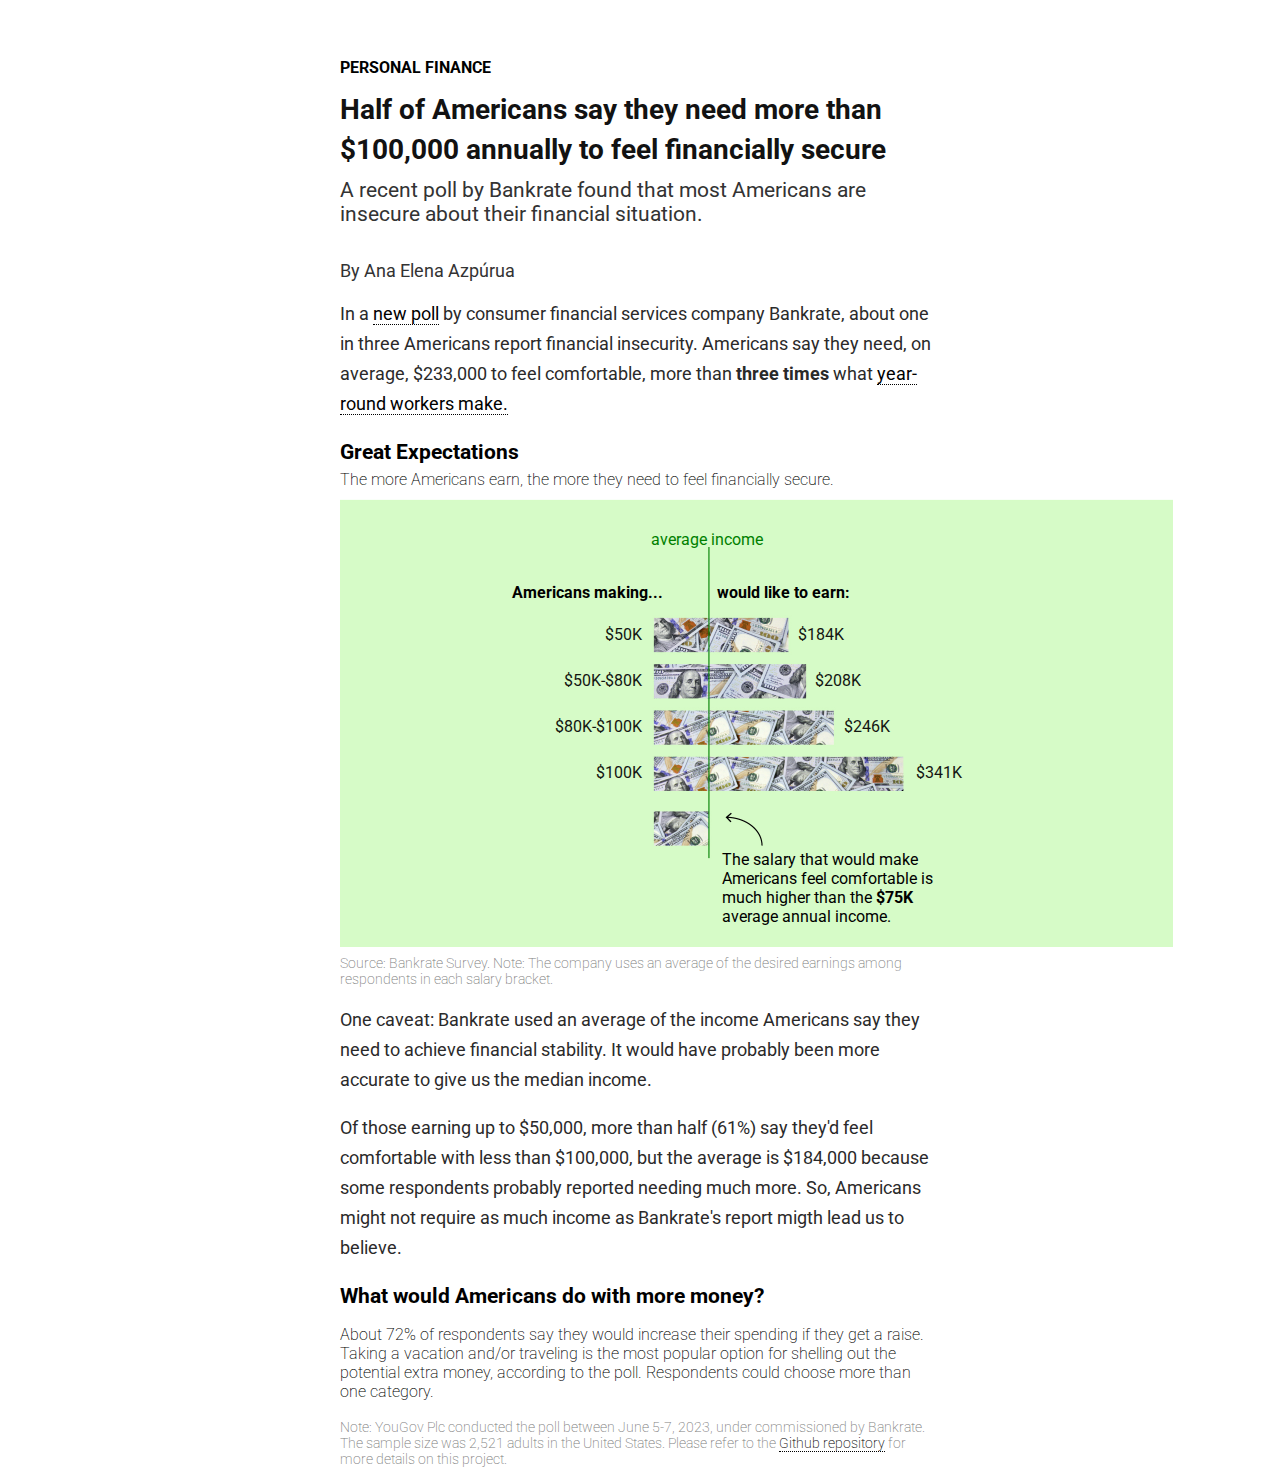
<file: index.html>
<!DOCTYPE html>
<html>
    <head>
        <meta charset="utf-8" />
        <meta name="viewport" content="width=device-width, initial-scale=1" />
        <title>Half of Americans say they need more than $100,000 annually to feel financially secure</title>
        <link rel="stylesheet" href="style.css">
		<link rel="preconnect" href="https://fonts.googleapis.com">
		<link rel="preconnect" href="https://fonts.gstatic.com" crossorigin>
		<link rel="preconnect" href="https://fonts.googleapis.com">
		<link rel="preconnect" href="https://fonts.gstatic.com" crossorigin>
		<link href="https://fonts.googleapis.com/css2?family=Roboto:wght@300;400;700;900&display=swap" rel="stylesheet">
		<meta property="og:title" content="Half of Americans say they need more than $100,000 annually to feel financially secure">
		<meta property="og:description" content="The more Americans earn, the more they need to feel financially secure, according to one poll.">
		<meta property="og:type" content="article">
		<meta property="og:image" content="https://github.com/anaeazpurua/financial-security-poll/blob/main/promo-twitter.png">
		<meta name="twitter:card" content="summary_large_image">
		<meta name="twitter:@anaeazpurua" content="@your_twitter_username">
    </head>
    <body>
        <div class="section">
			<div class="flourish-embed flourish-quiz" data-src="visualisation/14505096"><script src="https://public.flourish.studio/resources/embed.js"></script></div>
            </div>

            <div class="container content">
                <p class="label">Personal finance</p>
                <h1 class="title">Half of Americans say they need more than $100,000 annually to feel financially secure</h1>
                <p class="subhed">A recent poll by Bankrate found that most Americans are insecure about their financial situation.</p>
            </div>
        
             <div class="container content">
                <p class="byline">By <span>Ana Elena Azpúrua</span></p>
                <!--<p class="date">July 23, 2023</p>-->

                <p class="article__text"> In a <a href="https://www.bankrate.com/personal-finance/financial-freedom-survey/">new poll</a> by consumer financial services company Bankrate, about one in three Americans report financial insecurity. Americans say they need, on average, $233,000 to feel comfortable, more than<b> three times</b> what <a href="https://data.census.gov/table?q=earnings&tid=ACSST1Y2021.S2001">year-round workers make.</a> </p>

				
				<h2>Great Expectations</h2>
				<div class="graphic__subhed">The more Americans earn, the more they need to feel financially secure.</div>

<!-- Generated by ai2html v0.117.6 - 2023-07-23 12:18 -->
<!-- ai file: financial_security.ai -->
<style media="screen,print">
	#g-financial_security-box ,
	#g-financial_security-box .g-artboard {
		margin:0 auto;
	}
	#g-financial_security-box p {
		margin:0;
	}
	#g-financial_security-box .g-aiAbs {
		position:absolute;
	}
	#g-financial_security-box .g-aiImg {
		position:absolute;
		top:0;
		display:block;
		width:100% !important;
	}
	#g-financial_security-box .g-aiSymbol {
		position: absolute;
		box-sizing: border-box;
	}
	#g-financial_security-box .g-aiPointText p { white-space: nowrap; }
	#g-financial_security-movil {
		position:relative;
		overflow:hidden;
	}
	#g-financial_security-movil p {
		font-family:Roboto;
		font-weight:400;
		line-height:14px;
		opacity:1;
		letter-spacing:0em;
		font-size:12px;
		text-align:left;
		color:rgb(0,0,0);
		text-transform:none;
		padding-bottom:0;
		padding-top:0;
		mix-blend-mode:normal;
		font-style:normal;
		height:auto;
		position:static;
	}
	#g-financial_security-movil .g-pstyle0 {
		height:14px;
		color:rgb(0,128,0);
	}
	#g-financial_security-movil .g-pstyle1 {
		font-weight:700;
		height:14px;
		text-align:right;
	}
	#g-financial_security-movil .g-pstyle2 {
		font-weight:700;
		height:14px;
	}
	#g-financial_security-movil .g-pstyle3 {
		height:14px;
		opacity:0.91;
		text-align:right;
	}
	#g-financial_security-movil .g-pstyle4 {
		height:14px;
		opacity:0.91;
	}
	#g-financial_security-movil .g-cstyle0 {
		font-weight:700;
	}
	#g-financial_security-movil2 {
		position:relative;
		overflow:hidden;
	}
	#g-financial_security-movil2 p {
		font-family:Roboto;
		font-weight:400;
		line-height:17px;
		opacity:1;
		letter-spacing:0em;
		font-size:14px;
		text-align:left;
		color:rgb(0,0,0);
		text-transform:none;
		padding-bottom:0;
		padding-top:0;
		mix-blend-mode:normal;
		font-style:normal;
		height:auto;
		position:static;
	}
	#g-financial_security-movil2 .g-pstyle0 {
		height:17px;
		color:rgb(0,128,0);
	}
	#g-financial_security-movil2 .g-pstyle1 {
		font-weight:700;
		height:17px;
		text-align:right;
	}
	#g-financial_security-movil2 .g-pstyle2 {
		font-weight:700;
		height:17px;
	}
	#g-financial_security-movil2 .g-pstyle3 {
		height:17px;
		opacity:0.91;
		text-align:right;
	}
	#g-financial_security-movil2 .g-pstyle4 {
		height:17px;
		opacity:0.91;
	}
	#g-financial_security-movil2 .g-cstyle0 {
		font-weight:700;
	}
	#g-financial_security-tableta {
		position:relative;
		overflow:hidden;
	}
	#g-financial_security-tableta p {
		font-family:Roboto;
		font-weight:400;
		line-height:19px;
		opacity:1;
		letter-spacing:0em;
		font-size:16px;
		text-align:left;
		color:rgb(0,0,0);
		text-transform:none;
		padding-bottom:0;
		padding-top:0;
		mix-blend-mode:normal;
		font-style:normal;
		height:auto;
		position:static;
	}
	#g-financial_security-tableta .g-pstyle0 {
		height:19px;
		color:rgb(0,128,0);
	}
	#g-financial_security-tableta .g-pstyle1 {
		font-weight:700;
		height:19px;
	}
	#g-financial_security-tableta .g-pstyle2 {
		font-weight:700;
		height:19px;
		text-align:right;
	}
	#g-financial_security-tableta .g-pstyle3 {
		height:19px;
		opacity:0.91;
		text-align:right;
	}
	#g-financial_security-tableta .g-pstyle4 {
		height:19px;
		opacity:0.91;
	}
	#g-financial_security-tableta .g-cstyle0 {
		font-weight:700;
	}
	#g-financial_security-escritorio {
		position:relative;
		overflow:hidden;
	}
	#g-financial_security-escritorio p {
		font-family:Roboto;
		font-weight:400;
		line-height:19px;
		opacity:1;
		letter-spacing:0em;
		font-size:16px;
		text-align:left;
		color:rgb(0,0,0);
		text-transform:none;
		padding-bottom:0;
		padding-top:0;
		mix-blend-mode:normal;
		font-style:normal;
		height:auto;
		position:static;
	}
	#g-financial_security-escritorio .g-pstyle0 {
		height:19px;
		color:rgb(0,128,0);
	}
	#g-financial_security-escritorio .g-pstyle1 {
		font-weight:700;
		height:19px;
	}
	#g-financial_security-escritorio .g-pstyle2 {
		font-weight:700;
		height:19px;
		text-align:right;
	}
	#g-financial_security-escritorio .g-pstyle3 {
		height:19px;
		opacity:0.91;
		text-align:right;
	}
	#g-financial_security-escritorio .g-pstyle4 {
		height:19px;
		opacity:0.91;
	}
	#g-financial_security-escritorio .g-cstyle0 {
		font-weight:700;
	}

	/* Custom CSS */
	div.teads-inread.teads-display,
.teads-inread, .teads-inboard {
   display: none !important;
} 
#financial_security_main_container{
	margin: 0px auto;
    	overflow: visible;
    	width: 100%;
	max-width:1220px;
	min-width:280px;
    	padding: 5px 0;
	font-family:'Roboto','sans serif';
	font-weight:400;
}
#g-financial_security-movil {
	display:block;
}
#g-financial_security-superescritorio,
#g-financial_security-escritorio,
#g-financial_security-tableta,
#g-financial_security-movil2{ 
	display:none;
}
@media (min-width:375px) {
	#g-financial_security-movil{
		display: none;
	}
	#g-financial_security-movil2{
		display:block;
	}
}
@media (min-width:768px) {
	#g-financial_security-movil2{
		display: none;
	}
	#g-financial_security-tableta{
		display:block;
	}
	#g-financial_security-box {
		margin-left: 0;
		margin-right: 0;
	}
}
@media only screen and (min-width: 993px) {
		#financial_security-headline {
			text-align: center;
		}
		#g-financial_security-box {
		margin-left: 0;
		margin-right: 0;
		}
	}
@media (min-width:1024px) {
	#g-financial_security-tableta{
		display: none;
	}
	#g-financial_security-escritorio{
		display:block;	
	}
	#g-financial_security-box {
		margin-left: 0;
		margin-right: 0;
	}
}
span.gris {
	background:#d9d9d9;
	line-height: 21px;
    }
span.textshadow {
	padding: 2px 9px;
	border-radius: 4px;
    	white-space: nowrap;
    	color: #FFF;
	line-height:21px;               
    }
span.textshadowAzul{
	background-color: #5f89f2;
    	text-shadow: 1px 1px 1px #1852f6;
}
.g-sombraTexto{
    	text-shadow: 1px 1px 1px #FFFFFF;
}
.g-textoFoto{
	text-shadow: 1px 1px 3px #000000, -1px -1px 3px #000000;
}
.g-rotulacion{
    	background-color:#E70006;
	padding:4px 7px;
	border-radius:2px;
	box-sizing: content-box;
}
.g-rotulacion:after{
    	content: '';
    	position: absolute;
    	bottom: 5%;
    	left: 40%;
    	width: 0;
    	height: 0;
    	border: 8px solid transparent;
    	border-top-color: #E70006;
    	border-bottom: 0;
    	margin-left: -9px;
    	margin-bottom: -9px;
}
.g-rotulacionNegra{
	background-color: rgba(0, 0, 0, 0.5);
	padding:4px 7px;	
	box-sizing: content-box;
}

</style>

<div id="g-financial_security-box" class="ai2html">

	<!-- Artboard: movil -->
	<div id="g-financial_security-movil" class="g-artboard" style="max-width: 320px;max-height: 338px" data-aspect-ratio="0.948" data-min-width="0" data-max-width="374">
<div style="padding: 0 0 105.4688% 0;"></div>
		<img id="g-financial_security-movil-img" class="g-financial_security-movil-img g-aiImg" alt="" src="financial_security/financial_security-movil.jpg"/>
		<div id="g-ai0-1" class="g-infografia g-aiAbs g-aiPointText" style="top:8.821%;margin-top:-7.8px;left:28.8835%;width:95px;">
			<p class="g-pstyle0">mean income</p>
		</div>
		<div id="g-ai0-2" class="g-infografia g-aiAbs g-aiPointText" style="top:19.8469%;margin-top:-15px;right:71.1742%;width:83px;">
			<p class="g-pstyle1">Americans </p>
			<p class="g-pstyle1">making...</p>
		</div>
		<div id="g-ai0-3" class="g-infografia g-aiAbs g-aiPointText" style="top:21.858%;margin-top:-7.8px;left:41.7103%;width:121px;">
			<p class="g-pstyle2">would like to earn:</p>
		</div>
		<div id="g-ai0-4" class="g-infografia g-aiAbs g-aiPointText" style="top:30.4506%;margin-top:-7.8px;right:76.635%;width:50px;">
			<p class="g-pstyle3">$50K</p>
		</div>
		<div id="g-ai0-5" class="g-infografia g-aiAbs g-aiPointText" style="top:30.7469%;margin-top:-7.8px;left:60.2473%;width:57px;">
			<p class="g-pstyle4">$184K</p>
		</div>
		<div id="g-ai0-6" class="g-infografia g-aiAbs g-aiPointText" style="top:40.8209%;margin-top:-7.8px;right:76.5497%;width:81px;">
			<p class="g-pstyle3">$50K-$80K</p>
		</div>
		<div id="g-ai0-7" class="g-infografia g-aiAbs g-aiPointText" style="top:40.8209%;margin-top:-7.8px;left:64.0951%;width:57px;">
			<p class="g-pstyle4">$208K</p>
		</div>
		<div id="g-ai0-8" class="g-infografia g-aiAbs g-aiPointText" style="top:51.1912%;margin-top:-7.8px;right:76.7841%;width:87px;">
			<p class="g-pstyle3">$80K-$100K</p>
		</div>
		<div id="g-ai0-9" class="g-infografia g-aiAbs g-aiPointText" style="top:51.1912%;margin-top:-7.8px;left:70.0349%;width:57px;">
			<p class="g-pstyle4">$246K</p>
		</div>
		<div id="g-ai0-10" class="g-infografia g-aiAbs g-aiPointText" style="top:61.5616%;margin-top:-7.8px;right:76.5569%;width:57px;">
			<p class="g-pstyle3">$100K</p>
		</div>
		<div id="g-ai0-11" class="g-infografia g-aiAbs g-aiPointText" style="top:61.5616%;margin-top:-7.8px;left:86.0112%;width:57px;">
			<p class="g-pstyle4">$341K</p>
		</div>
		<div id="g-ai0-12" class="g-infografia g-aiAbs" style="top:78.5185%;left:42.2547%;width:52.8125%;">
			<p>The salary that would make Americans feel comfortable is much higher than the <span class="g-cstyle0">$75K </span>average <span class="g-cstyle0">annual income</span>. </p>
		</div>
	</div>

	<!-- Artboard: movil2 -->
	<div id="g-financial_security-movil2" class="g-artboard" style="width:375px; height:391.834991768537px;" data-aspect-ratio="0.957" data-min-width="375" data-max-width="577">
<div style=""></div>
		<img id="g-financial_security-movil2-img" class="g-financial_security-movil2-img g-aiImg" alt="" src="financial_security/financial_security-movil2.jpg"/>
		<div id="g-ai1-1" class="g-infografia g-aiAbs g-aiPointText" style="top:8.7754%;margin-top:-9.4px;left:25.0634%;width:121px;">
			<p class="g-pstyle0">average income</p>
		</div>
		<div id="g-ai1-2" class="g-infografia g-aiAbs g-aiPointText" style="top:20.6171%;margin-top:-17.8px;right:72.6053%;width:93px;">
			<p class="g-pstyle1">Americans </p>
			<p class="g-pstyle1">making...</p>
		</div>
		<div id="g-ai1-3" class="g-infografia g-aiAbs g-aiPointText" style="top:22.812%;margin-top:-9.4px;left:41.178%;width:137px;">
			<p class="g-pstyle2">would like to earn:</p>
		</div>
		<div id="g-ai1-4" class="g-infografia g-aiAbs g-aiPointText" style="top:30.4682%;margin-top:-9.4px;right:76.9418%;width:54px;">
			<p class="g-pstyle3">$50K</p>
		</div>
		<div id="g-ai1-5" class="g-infografia g-aiAbs g-aiPointText" style="top:30.7235%;margin-top:-9.4px;left:60.3014%;width:62px;">
			<p class="g-pstyle4">$184K</p>
		</div>
		<div id="g-ai1-6" class="g-infografia g-aiAbs g-aiPointText" style="top:40.9318%;margin-top:-9.4px;right:76.8848%;width:90px;">
			<p class="g-pstyle3">$50K-$80K</p>
		</div>
		<div id="g-ai1-7" class="g-infografia g-aiAbs g-aiPointText" style="top:40.9318%;margin-top:-9.4px;left:63.859%;width:62px;">
			<p class="g-pstyle4">$208K</p>
		</div>
		<div id="g-ai1-8" class="g-infografia g-aiAbs g-aiPointText" style="top:51.3954%;margin-top:-9.4px;right:76.8478%;width:98px;">
			<p class="g-pstyle3">$80K-$100K</p>
		</div>
		<div id="g-ai1-9" class="g-infografia g-aiAbs g-aiPointText" style="top:51.3954%;margin-top:-9.4px;left:70.5621%;width:62px;">
			<p class="g-pstyle4">$246K</p>
		</div>
		<div id="g-ai1-10" class="g-infografia g-aiAbs g-aiPointText" style="top:61.6038%;margin-top:-9.4px;right:76.9048%;width:62px;">
			<p class="g-pstyle3">$100K</p>
		</div>
		<div id="g-ai1-11" class="g-infografia g-aiAbs g-aiPointText" style="top:61.6038%;margin-top:-9.4px;left:86.4397%;width:62px;">
			<p class="g-pstyle4">$341K</p>
		</div>
		<div id="g-ai1-12" class="g-infografia g-aiAbs" style="top:78.6045%;left:41.9938%;width:52.5333%;">
			<p>The salary that would make Americans feel comfortable is much higher than the <span class="g-cstyle0">$75K </span>average annual income. </p>
		</div>
	</div>

	<!-- Artboard: tableta -->
	<div id="g-financial_security-tableta" class="g-artboard" style="width:578px; height:447.769960260453px;" data-aspect-ratio="1.291" data-min-width="578" data-max-width="832">
<div style=""></div>
		<img id="g-financial_security-tableta-img" class="g-financial_security-tableta-img g-aiImg" alt="" src="financial_security/financial_security-tableta.jpg"/>
		<div id="g-ai2-1" class="g-infografia g-aiAbs g-aiPointText" style="top:8.5922%;margin-top:-10.5px;left:31.9048%;width:134px;">
			<p class="g-pstyle0">average income</p>
		</div>
		<div id="g-ai2-2" class="g-infografia g-aiAbs g-aiPointText" style="top:21.0986%;margin-top:-10.5px;left:42.8766%;width:153px;">
			<p class="g-pstyle1">would like to earn:</p>
		</div>
		<div id="g-ai2-3" class="g-infografia g-aiAbs g-aiPointText" style="top:21.0986%;margin-top:-10.5px;right:66.1286%;width:170px;">
			<p class="g-pstyle2">Americans making...</p>
		</div>
		<div id="g-ai2-4" class="g-infografia g-aiAbs g-aiPointText" style="top:30.4784%;margin-top:-10.5px;right:69.7909%;width:59px;">
			<p class="g-pstyle3">$50K</p>
		</div>
		<div id="g-ai2-5" class="g-infografia g-aiAbs g-aiPointText" style="top:30.7017%;margin-top:-10.5px;left:57.648%;width:68px;">
			<p class="g-pstyle4">$184K</p>
		</div>
		<div id="g-ai2-6" class="g-infografia g-aiAbs g-aiPointText" style="top:40.9749%;margin-top:-10.5px;right:69.7432%;width:100px;">
			<p class="g-pstyle3">$50K-$80K</p>
		</div>
		<div id="g-ai2-7" class="g-infografia g-aiAbs g-aiPointText" style="top:40.9749%;margin-top:-10.5px;left:60.4714%;width:68px;">
			<p class="g-pstyle4">$208K</p>
		</div>
		<div id="g-ai2-8" class="g-infografia g-aiAbs g-aiPointText" style="top:51.248%;margin-top:-10.5px;right:69.7339%;width:109px;">
			<p class="g-pstyle3">$80K-$100K</p>
		</div>
		<div id="g-ai2-9" class="g-infografia g-aiAbs g-aiPointText" style="top:51.248%;margin-top:-10.5px;left:64.8298%;width:68px;">
			<p class="g-pstyle4">$246K</p>
		</div>
		<div id="g-ai2-10" class="g-infografia g-aiAbs g-aiPointText" style="top:61.5211%;margin-top:-10.5px;right:69.7816%;width:68px;">
			<p class="g-pstyle3">$100K</p>
		</div>
		<div id="g-ai2-11" class="g-infografia g-aiAbs g-aiPointText" style="top:61.5211%;margin-top:-10.5px;left:76.5526%;width:68px;">
			<p class="g-pstyle4">$341K</p>
		</div>
		<div id="g-ai2-12" class="g-infografia g-aiAbs" style="top:78.6118%;left:44.0888%;width:38.7543%;">
			<p>The salary that would make Americans feel comfortable is much higher than the <span class="g-cstyle0">$75K </span>average annual income. </p>
		</div>
	</div>

	<!-- Artboard: escritorio -->
	<div id="g-financial_security-escritorio" class="g-artboard" style="width:833px; height:448.23381012304px;" data-aspect-ratio="1.858" data-min-width="833">
<div style=""></div>
		<img id="g-financial_security-escritorio-img" class="g-financial_security-escritorio-img g-aiImg" alt="" src="financial_security/financial_security-escritorio.jpg"/>
		<div id="g-ai3-1" class="g-infografia g-aiAbs g-aiPointText" style="top:9.2526%;margin-top:-10.5px;left:37.3436%;width:134px;">
			<p class="g-pstyle0">average income</p>
		</div>
		<div id="g-ai3-2" class="g-infografia g-aiAbs g-aiPointText" style="top:21.0768%;margin-top:-10.5px;left:45.2974%;width:153px;">
			<p class="g-pstyle1">would like to earn:</p>
		</div>
		<div id="g-ai3-3" class="g-infografia g-aiAbs g-aiPointText" style="top:21.0768%;margin-top:-10.5px;right:61.1913%;width:170px;">
			<p class="g-pstyle2">Americans making...</p>
		</div>
		<div id="g-ai3-4" class="g-infografia g-aiAbs g-aiPointText" style="top:30.4469%;margin-top:-10.5px;right:63.7324%;width:59px;">
			<p class="g-pstyle3">$50K</p>
		</div>
		<div id="g-ai3-5" class="g-infografia g-aiAbs g-aiPointText" style="top:30.4469%;margin-top:-10.5px;left:54.9467%;width:68px;">
			<p class="g-pstyle4">$184K</p>
		</div>
		<div id="g-ai3-6" class="g-infografia g-aiAbs g-aiPointText" style="top:40.7094%;margin-top:-10.5px;right:63.6993%;width:100px;">
			<p class="g-pstyle3">$50K-$80K</p>
		</div>
		<div id="g-ai3-7" class="g-infografia g-aiAbs g-aiPointText" style="top:40.7094%;margin-top:-10.5px;left:57.0259%;width:68px;">
			<p class="g-pstyle4">$208K</p>
		</div>
		<div id="g-ai3-8" class="g-infografia g-aiAbs g-aiPointText" style="top:50.9719%;margin-top:-10.5px;right:63.6929%;width:109px;">
			<p class="g-pstyle3">$80K-$100K</p>
		</div>
		<div id="g-ai3-9" class="g-infografia g-aiAbs g-aiPointText" style="top:50.9719%;margin-top:-10.5px;left:60.5302%;width:68px;">
			<p class="g-pstyle4">$246K</p>
		</div>
		<div id="g-ai3-10" class="g-infografia g-aiAbs g-aiPointText" style="top:61.2344%;margin-top:-10.5px;right:63.7259%;width:68px;">
			<p class="g-pstyle3">$100K</p>
		</div>
		<div id="g-ai3-11" class="g-infografia g-aiAbs g-aiPointText" style="top:61.2344%;margin-top:-10.5px;left:69.1446%;width:68px;">
			<p class="g-pstyle4">$341K</p>
		</div>
		<div id="g-ai3-12" class="g-infografia g-aiAbs" style="top:78.3073%;left:45.8984%;width:26.8908%;">
			<p>The salary that would make Americans feel comfortable is much higher than the <span class="g-cstyle0">$75K </span>average annual income. </p>
		</div>
	</div>

</div>
<!-- End ai2html - 2023-07-23 12:18 -->
				<p class="graphic__caption">Source: Bankrate Survey. Note: The company uses an average of the desired earnings among respondents in each salary bracket.</p>


                    
                <p class="article__text">One caveat: Bankrate used an average of the income Americans say they need to achieve financial stability. It would have probably been more accurate to give us the median income. 
				<p class="article__text">Of those earning up to $50,000, more than half (61%) say they'd feel comfortable with less than $100,000, but the average is $184,000 because some respondents probably reported needing much more. So, Americans might not require as much income as Bankrate's report migth lead us to believe. </p>

                <h2>What would Americans do with more money?</h2>


                <p class="graphic__subhed">About 72% of respondents say they would increase their spending if they get a raise. Taking a vacation and/or traveling is the most popular option for shelling out the potential extra money, according to the poll. Respondents could choose more than one category.</p>    
				
				<div class="flourish-embed flourish-bubble-chart" data-src="visualisation/14526889"><script src="https://public.flourish.studio/resources/embed.js"></script></div>
                
        

                <p class="graphic__caption">
					Note: YouGov Plc conducted the poll between June 5-7, 2023, under commissioned by Bankrate. The sample size was 2,521 adults in the United States. Please refer to the <a href="https://github.com/anaeazpurua/financial-security-poll">Github repository</a> for more details on this project. 
					</p>                 
                

                </div>
        </div>
    </body>
</html>
</file>
<file: style.css>
h1 {
    font-family: 'Roboto', sans-serif;
    font-weight: 700;
    font-size: 28px;
    margin: 0;
    line-height: 40px;
    color: #121212;
    max-width: 600px;
    margin-bottom: 8px;
}

h2 {
    font-size: 21px;
    line-height: 26px;
    font-family: 'Roboto', sans-serif;
    font-weight: 700;
    margin-bottom: 5px;
    margin-top: 20px;
}

h3 {
    font-family: 'Roboto', sans-serif;    
    font-size: 18px;
    line-height: 24px;
    margin: 0;
    margin-bottom: 4px;
    /* line-height: 23.1px; */
    /* margin-top: 0; */
    /* margin-bottom: 10px; */
}

.graphic__info {
    max-width: 800px;
    /* max-width: 600px;*/
    margin: 0 auto;
    margin-top: 25px;
    text-align: center;
}

.graphic__subhed {
    font-family: 'Roboto', sans-serif;
    color: #000;
    font-weight: 200;
    margin-bottom: 10px;
    text-align: left;
    font-size: 16px;
}

.graphic__caption {
    font-family: 'Roboto', sans-serif;
    color: #808080;
    font-weight: 200;
    font-size: 14px;
    margin: 0 auto;
    padding-top: 8px;
    text-align: left;
    max-width: 850px;
}

h4 {
    font-size: 20px;
    margin-bottom: 16px;
    font-family: 'Roboto', sans-serif;
}

a {
    text-decoration: none;
    border-bottom: 1px dotted #000000; 
    color: #000000;
    padding-bottom: 0px;
}

a:hover {
    text-decoration: none;
}

.article__text {
    font-family: 'Roboto', sans-serif;
    line-height: 30px;
    margin-bottom: 15px;
    font-size: 18px;
    color: #2a2a2a;
    font-weight: 300px;
}

.article__text span {
    font-family: 'Roboto', sans-serif";
    border: none;
}

.article__text:last-child {
    margin-bottom: 24px;
}

.content {
    /* max-width: 760px; */
    max-width: 600px;
    margin: 0 auto;
    padding-left: 5vw;
    padding-right: 5vw;
}

.label {
    font-size: 16px;
    font-family: 'Roboto', sans-serif;;
    font-weight: 700;
    text-transform: uppercase;
    padding-bottom: 4px;
    color: #000000;
    /* color: #1955a5; */
    margin-top: 60px;
    margin-bottom: 10px;
    line-height: 16px;
    /* margin-bottom: 8px; */
    /* margin-bottom: 20px; */
}

.subhed {
    font-size: 21px;
    font-family: 'Roboto', sans-serif;
    padding-bottom: 4px;
    margin-bottom: 30px;
    margin-top: 0;
    color: #333;
}

.byline {
  
    font-family: 'Roboto', sans-serif;
    font-size: 18px;
    margin-bottom: 12px;
    color: #333;
}

.date {
    color: #666;
    font-size: 15px;
    font-family:'Roboto', sans-serif;
    margin-bottom: 20px;
    margin-top: 4px;
}

img {
    width: 100%;
}

.image__wrapper {
    max-width: 945px;
    margin: 0 auto;
    text-align: center;
    margin-bottom: 43px;
}

.image__caption {
    font-family: 'Roboto', sans-serif;
    line-height: 1.25;
    color: #727272;
    margin-top: 6px;
    text-align: left;
    font-size: 15px;
    max-width: 720px;
}

.image__caption span {
    font-size: 13px;
    text-decoration: none;
    border: none;
}

.subtitle {
    font-size: 17.5px;
    line-height: 21px;
    font-family: 'Roboto', sans-serif;
    margin-top: 0;
    margin-bottom: 10px;
}

.caption {
    font-size: 14px;
    line-height: 16.8px;
    font-family: 'Roboto', sans-serif;
    max-width: 850px;
}

iframe {
    margin-bottom: 10px;
    margin-top: 10px;
}

.sr-only:not(:focus):not(:active) {
    clip: rect(0 0 0 0); 
    clip-path: inset(50%);
    height: 1px;
    overflow: hidden;
    position: absolute;
    white-space: nowrap; 
    width: 1px;
  }

@media (max-width: 1024px) {
    h1 {
        font-size: 40px;
        line-height: 44px;
    }
}

@media (max-width: 945px) {
    .graphic__info,
    .graphic__caption {
        max-width: 800px;
        padding-left: 5vw;
        padding-right: 5vw;
    }
}


.methodology {
    font-style:italic;
    font-size: 14px;
    line-height:1.3}

/* html, body {
    margin: 0;
    background: beige;
}

.section {
    max-width: 760px;
    margin: 0 auto;
}

img {
    max-width: 100%
}
</file>
